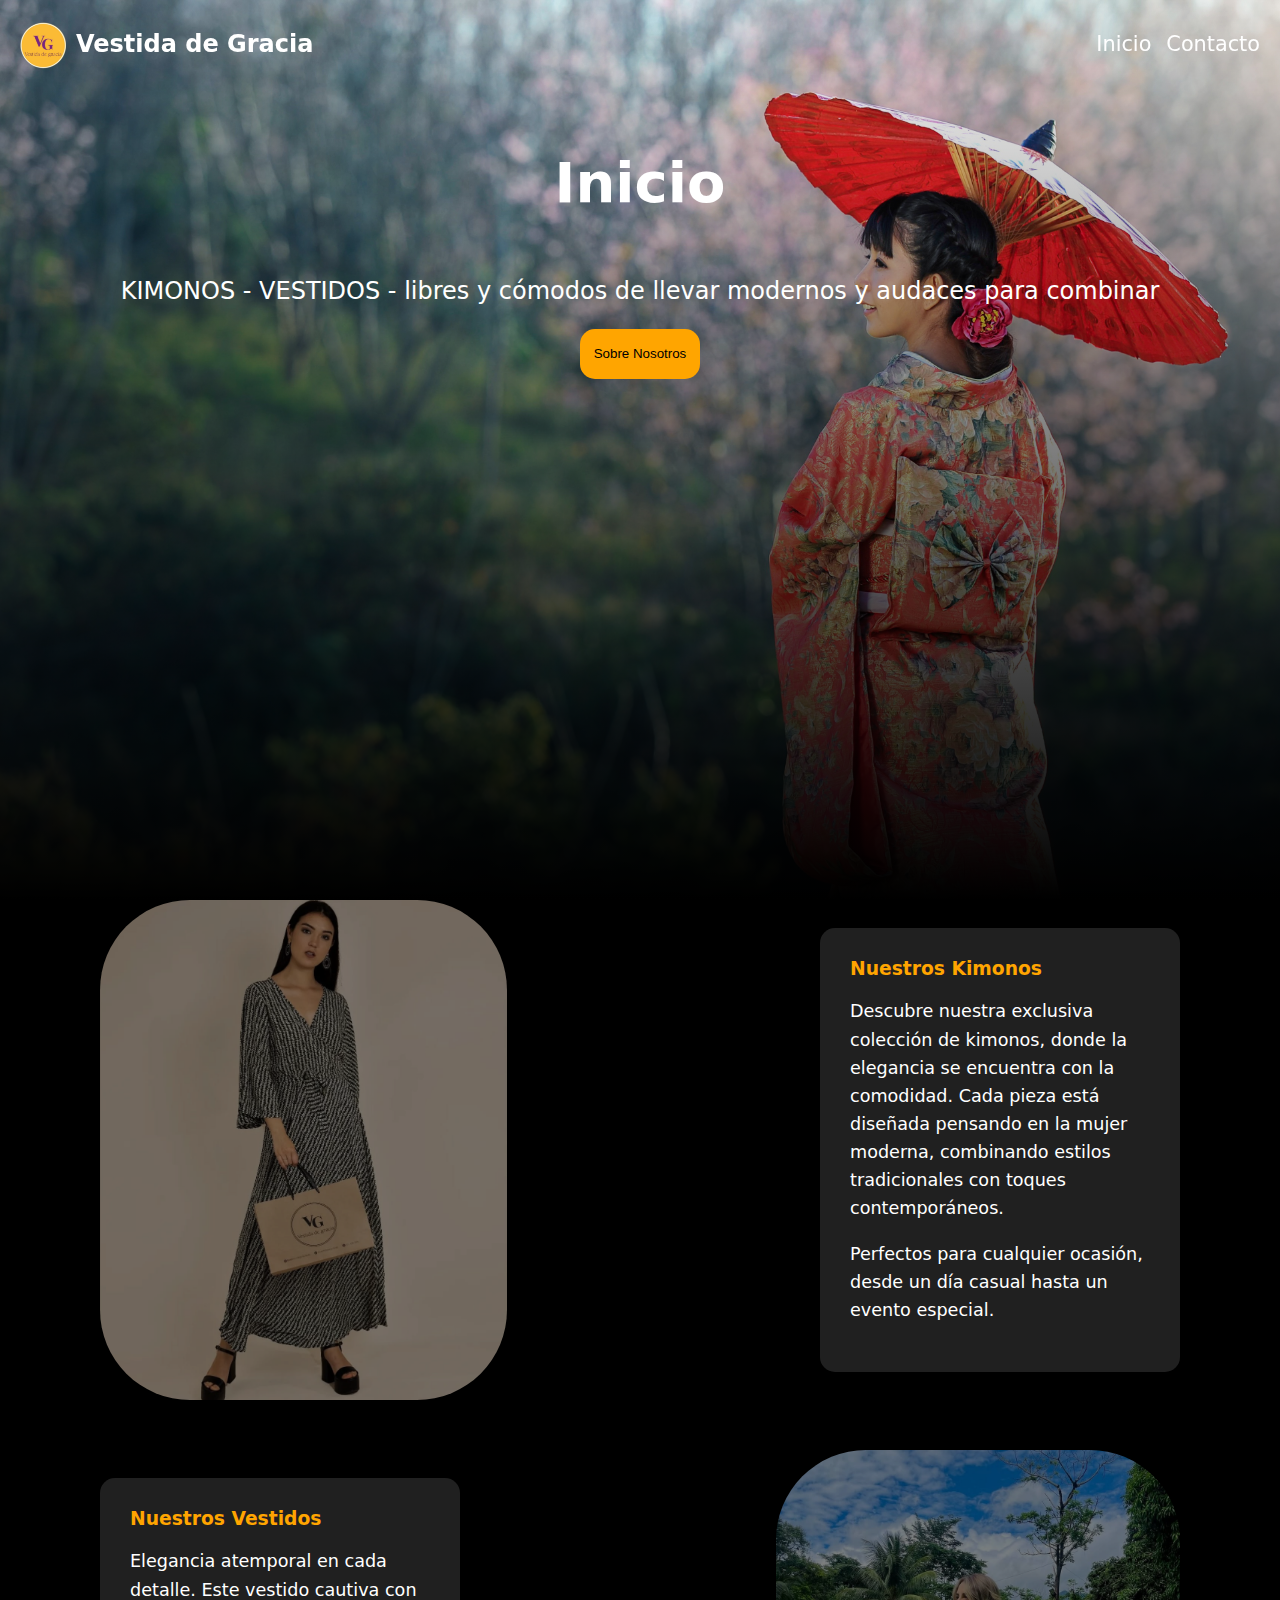
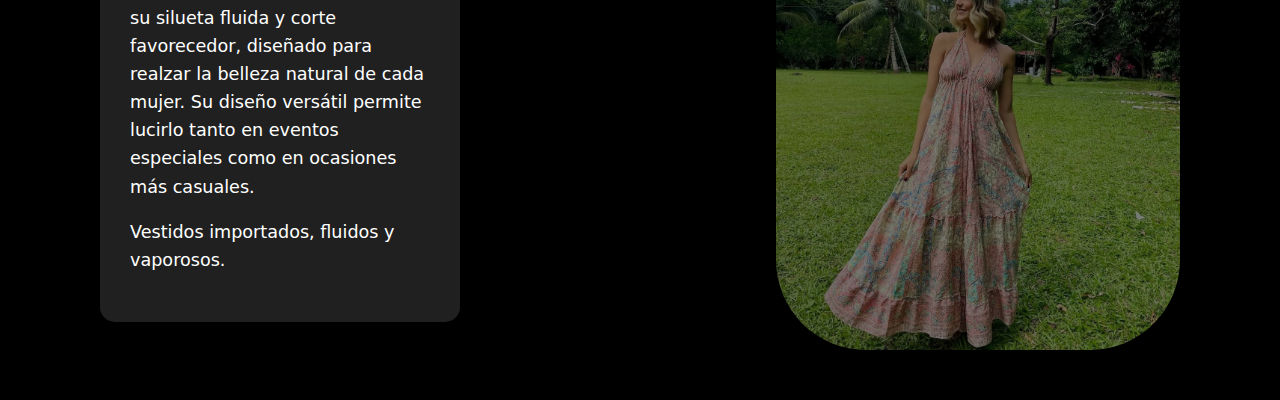
<file: index.html>
<!DOCTYPE html>
<html lang="en">
<head>
    <meta charset="UTF-8">
    <meta name="viewport" content="width=device-width, initial-scale=1.0">
    <title>Vestida De Gracia</title>
    <link rel="stylesheet" href="style.css">
    <link rel="icon" href="WhatsApp Image 2025-02-02 at 5.18.37 PM.png">
    <script src="script.js"></script>
    <link rel="stylesheet" href="https://cdnjs.cloudflare.com/ajax/libs/font-awesome/6.0.0/css/all.min.css">
</head>
<body>

<section id="home">
        <nav class="navbar" aria-label="Main navigation">
            <div class="nav-container">
                <div class="logo">
                    <img src="WhatsApp Image 2025-02-02 at 5.18.37 PM.png" alt="Logo" class="icon">
                    <h2>Vestida de Gracia</h2>
                </div>
                <div class="links">
                    <a href="#home" class="nav-link">Inicio</a>
                    <a href="#" class="nav-link" onclick="openModal()">Contacto</a>
                </div>
            </div>
        </nav>
        <div class="content1">
            <h1>Inicio</h1>
            <p>KIMONOS - VESTIDOS - libres y cómodos de llevar modernos y audaces para combinar</p>
            <button><a href="index2.html">Sobre Nosotros</a></button>
        </div>
    </section>

    <div class="image-container">
        <img src="image.png" alt="Featured Product" class="featured-image">
        <div class="container1">
            <h3>Nuestros Kimonos</h3>
            <p>Descubre nuestra exclusiva colección de kimonos, donde la elegancia se encuentra con la comodidad. Cada pieza está diseñada pensando en la mujer moderna, combinando estilos tradicionales con toques contemporáneos.</p>
            <p>Perfectos para cualquier ocasión, desde un día casual hasta un evento especial.</p>
        </div>
    </div>

    <div class="image-container">
        <div class="container1">
            <h3>Nuestros Vestidos</h3>
            <p>Elegancia atemporal en cada detalle. Este vestido cautiva con su silueta fluida y corte favorecedor, diseñado para realzar la belleza natural de cada mujer. Su diseño versátil permite lucirlo tanto en eventos especiales como en ocasiones más casuales.</p>
            <p>Vestidos importados, fluidos y vaporosos.</p>
        </div>
        <img src="image2.png" alt="Featured Product" class="featured-image">
    </div>

    <div id="contactModal" class="contact-modal">
        <div class="modal-content">
            <button class="close-btn" onclick="closeModal()">×</button>
            <h2>Contacto</h2>
            <div class="contact-icons">
                <a href="#" class="contact-icon"><i class="fab fa-whatsapp"></i></a>
                <a href="https://www.instagram.com/vestidadegracia.pi/" target="_blank" rel="noopener noreferrer" class="contact-icon"><i class="fab fa-instagram"></i></a>
                <a href="#" class="contact-icon"><i class="far fa-envelope"></i></a>
            </div>
            <div class="contact-info">
                <p><i class="fas fa-phone"></i> +51 946 126 449</p>
                <p><i class="fas fa-envelope"></i> info@vestidadegracia.com</p>
                <p><i class="fas fa-location-dot"></i> La Molina, Lima</p>
            </div>
        </div>
    </div>
</body>
</html>
</file>
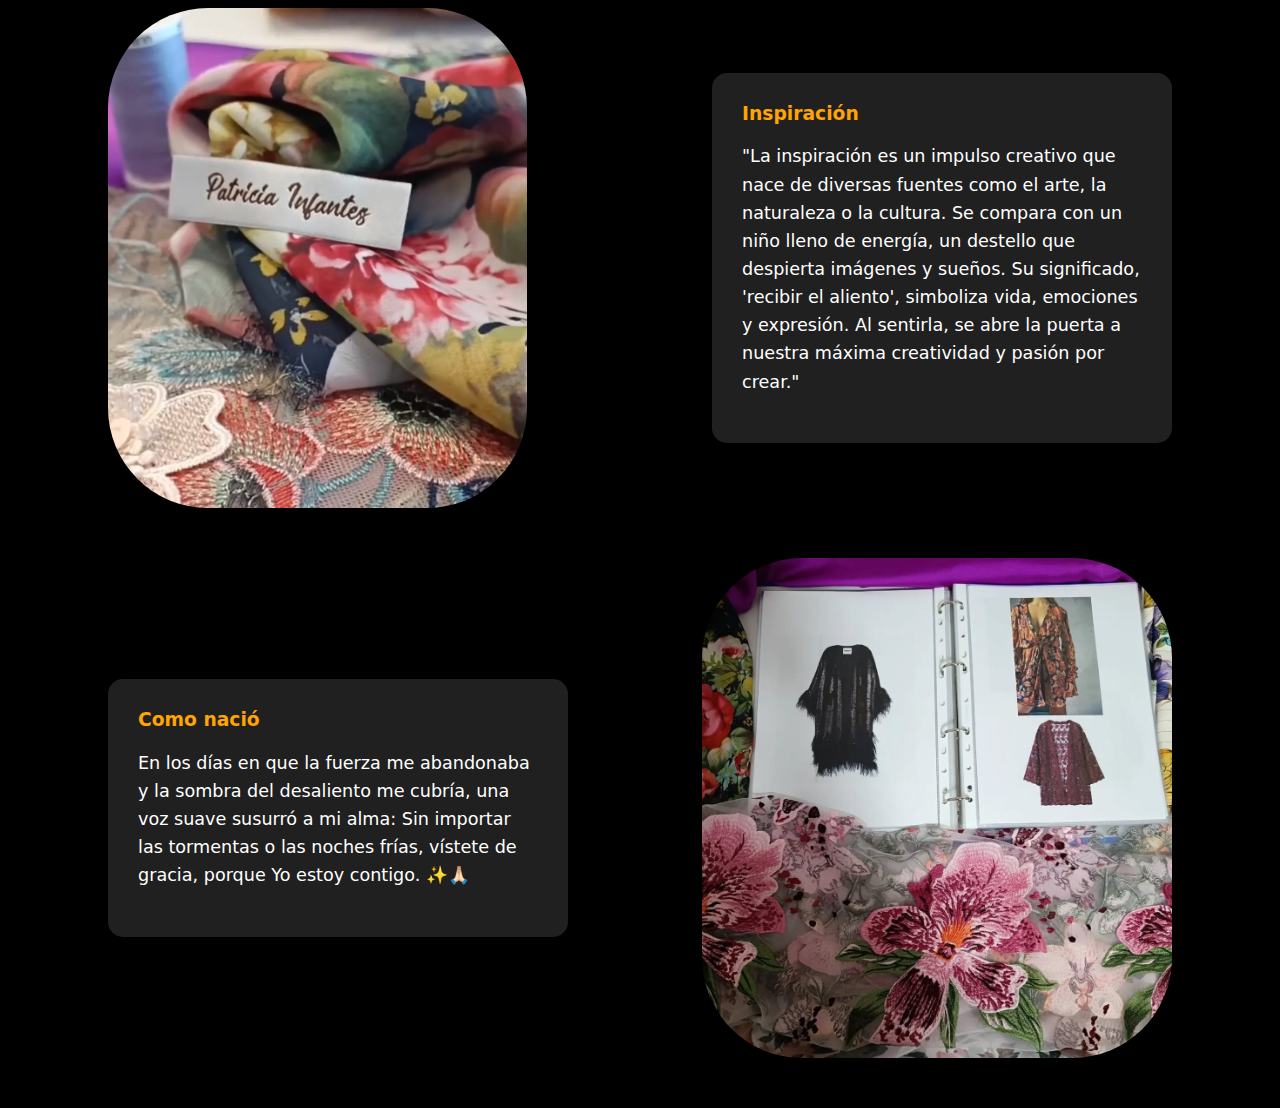
<file: index2.html>
<!DOCTYPE html>
<html lang="en">
<head>
    <meta charset="UTF-8">
    <meta name="viewport" content="width=device-width, initial-scale=1.0">
    <title>Sobre Nosotros</title>
    <link rel="stylesheet" href="style2.css">
    <link rel="icon" href="WhatsApp Image 2025-02-02 at 5.18.37 PM.png">
</head>
<body>
    <div class="image-container">
        <img src="image5.jpeg" alt="Featured Product" class="featured-image">
        <div class="container1">
            <h3>Inspiración</h3>
            <p>
                "La inspiración es un impulso creativo que nace de diversas fuentes como el arte, la naturaleza o la cultura. Se compara con un niño lleno de energía, un destello que despierta imágenes y sueños. Su significado, 'recibir el aliento', simboliza vida, emociones y expresión. Al sentirla, se abre la puerta a nuestra máxima creatividad y pasión por crear." </p>
        </div>
    </div>

    <div class="image-container">
        <div class="container1">
            <h3>Como nació</h3>
            <p>
                En los días en que la fuerza me abandonaba
                y la sombra del desaliento me cubría,
                una voz suave susurró a mi alma:
                Sin importar las tormentas o las noches frías,
                vístete de gracia, porque Yo estoy contigo. ✨🙏🏻</p>
        </div>
        <img src="image6.jpeg" alt="Featured Product" class="featured-image"> 
    </div>
</body>
</html>
</file>
<file: style.css>
body {
    background-color: black;
    color: white;
    font-family: system-ui, -apple-system, BlinkMacSystemFont, 'Segoe UI', Roboto, Oxygen, Ubuntu, Cantarell, 'Open Sans', 'Helvetica Neue', sans-serif;
    margin: 0;
    padding: 0;
}

.navbar {
    position: fixed;
    top: 0;
    left: 0;
    width: 100%;
    z-index: 999; /* Para asegurar que esté por encima de otros elementos */
}



.nav-container {
    display: flex;
    justify-content: space-between;
    align-items: center;
    padding: 10px 20px;
}

.logo {
    display: flex;
    align-items: center;
    gap: 10px;
}

.icon {
    height: 50px;
}

.links {
    display: flex;
    gap: 15px;
}

.nav-link {
    text-decoration: none;
    color: rgb(255, 255, 255);
    font-size: 1.3rem;
}

.nav-link:hover {
    color: rgba(255, 255, 255, 0.671);
}
#home {
    background: linear-gradient(to bottom, rgba(0,0,0,0) 0%, rgba(0,0,0,1) 100%), url(kimono-1822520.jpg);
    height: 100vh;
    background-position: center;
    background-size: cover;
    background-repeat: no-repeat;
}
.content1 {
    display: flex;
    flex-direction: column;
    align-items: center;
    text-align: center;
}

h1 {
    font-size: 3.5rem;
    margin-top: 150px;
}

p {
    font-size: 1.5rem;
}

button {
    height: 50px;
    width: 120px;
    border: none;
    border-radius: 15px;
    background-color: orange;
    cursor: pointer;
}

button:hover {
    background-color: rgba(255, 166, 0, 0.829);
}

button a{
    text-decoration: none;
    color: black;
}

.image-container {
    display: flex;
    justify-content: space-between;
    align-items: center;
    padding: 0 100px;
    margin-bottom: 50px;
}

.featured-image {
    height: 500px;
    border-radius: 90px;
}

.container1 {
    background-color: rgb(32, 32, 32);
    width: 300px;
    height: auto;
    padding: 30px;
    border-radius: 15px;
}

.container1 h3 {
    color: orange;
    margin-top: 0;
}

.container1 p {
    font-size: 1.1rem;
    line-height: 1.6;
}

.contact-modal {
    display: none;
    position: fixed;
    top: 0;
    left: 0;
    width: 100%;
    height: 100%;
    background-color: rgba(0, 0, 0, 0.9);
    z-index: 1000;
}

.modal-content {
    position: relative;
    background-color: rgb(32, 32, 32);
    margin: 15% auto;
    padding: 40px;
    width: 80%;
    max-width: 500px;
    border-radius: 20px;
    text-align: center;
}

.close-btn {
    position: absolute;
    top: 20px;
    right: 20px;
    font-size: 24px;
    color: orange;
    cursor: pointer;
    background: none;
    border: none;
    padding: 5px 10px;
}

.close-btn:hover {
    background-color: rgb(32, 32, 32);
}

.contact-icons {
    display: flex;
    justify-content: center;
    gap: 30px;
    margin: 30px 0;
}

.contact-icon {
    color: orange;
    font-size: 2.5rem;
    transition: color 0.3s ease;
}

.contact-icon:hover {
    color: rgba(255, 166, 0, 0.829);
}

.contact-info {
    margin-top: 20px;
    color: white;
}

.contact-info p {
    font-size: 1.1rem;
    margin: 10px 0;
}

/* ...existing code... */

.modal-content {
    position: relative;
    background-color: rgb(32, 32, 32);
    margin: 15% auto;
    padding: 40px;
    width: 80%;
    max-width: 500px;
    border-radius: 20px;
    text-align: center;
}

.close-btn {
    position: absolute;
    top: 20px;
    right: 20px;
    font-size: 24px;
    color: orange;
    cursor: pointer;
    background: none;
    border: none;
    padding: 5px 10px;
}

.close-btn:hover {
    background-color: rgb(32, 32, 32);
}

.contact-icons {
    display: flex;
    justify-content: center;
}

@media (max-width: 1024px) {
    .nav-container {
        flex-direction: column;
        text-align: center;
    }
    .image-container {
        flex-direction: column;
        text-align: center;
    }
}

@media (max-width: 768px) {
    .content1 h1 {
        font-size: 2.5rem;
    }
    .content1 p {
        font-size: 1.2rem;
    }
    .nav-container {
        flex-direction: column;
        text-align: center;
    }
    .image-container {
        flex-direction: column;
        text-align: center;
    }
}

@media (max-width: 480px) {
    .nav-container {
        flex-direction: column;
        text-align: center;
    }
    .image-container {
        flex-direction: column;
        text-align: center;
    }
    .content1 h1 {
        font-size: 2rem;
    }
    .content1 p {
        font-size: 1rem;
    }

    .featured-image{
        height: 350px;
    }
}
</file>
<file: style2.css>
body{
    background-color: black;
    color: white;
    font-family: system-ui, -apple-system, BlinkMacSystemFont, 'Segoe UI', Roboto, Oxygen, Ubuntu, Cantarell, 'Open Sans', 'Helvetica Neue', sans-serif;
}

.image-container {
    display: flex;
    justify-content: space-between;
    align-items: center;
    padding: 0 100px;
    margin-bottom: 50px;
}

.featured-image {
    height: 500px;
    border-radius: 100px;
}

.container1 {
    background-color: rgb(32, 32, 32);
    width: 400px;
    height: auto;
    padding: 30px;
    border-radius: 15px;
}

.container1 h3 {
    color: orange;
    margin-top: 0;
}

.container1 p {
    font-size: 1.1rem;
    line-height: 1.6;
}

@media screen and (max-width: 768px) {
    .image-container {
        flex-direction: column;
        padding: 0 20px;
    }

    .container1 {
        width: 90%;
        margin: 0 auto;
    }

    .featured-image {
        width: 100%;
        height: auto;
        border-radius: 15px;
    }

    .container1 h3 {
        font-size: 1.5rem;
    }

    .container1 p {
        font-size: 1rem;
    }
}

@media screen and (max-width: 480px) {
    .container1 h3 {
        font-size: 1.2rem;
    }

    .container1 p {
        font-size: 0.9rem;
    }

    .featured-image {
        height: 350px;
    }
}
</file>
